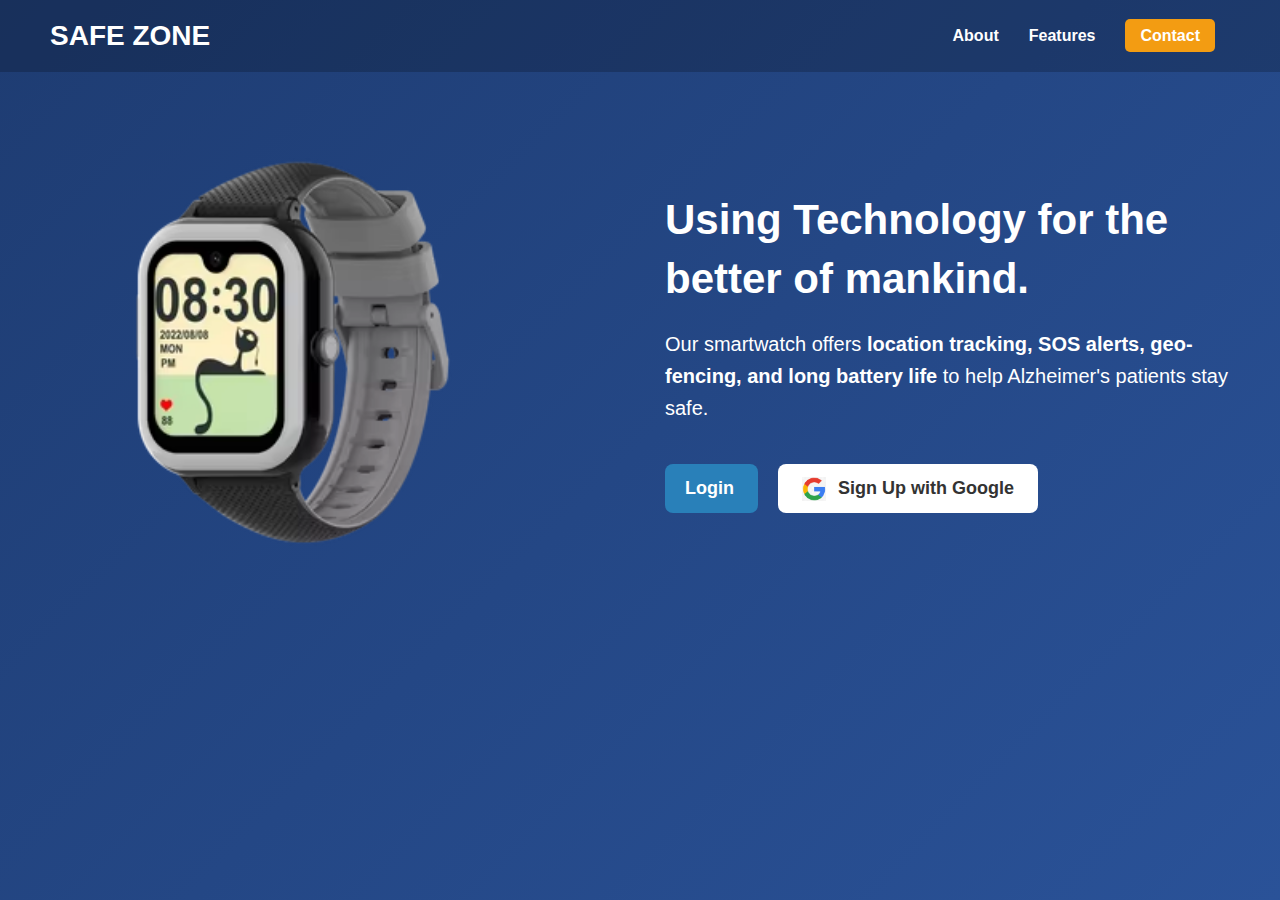
<file: FRONTEND/index.html>
<!DOCTYPE html>
<html lang="en">
<head>
    <title>SAFE ZONE - Alzheimer's Assistive Watch</title>
    <link rel="stylesheet" href="index.css">
</head>
<body>
    <header>
        <div class="logo">SAFE ZONE</div>
        <nav>
            <ul>
                <li>
                    <a href="About.html">About</a>
                   
                </li>
                <li><a href="Features.html">Features</a></li>
                <li>
                    <a href="#" class="contact-btn">Contact</a>
                    <div class="contact-info">
                        <p>📞 +91 #######837</p>
                        <p>📧 user@gmail.com</p>
                    </div>
                </li>
            </ul>
        </nav>
    </header>

    <main>
        <div class="image">
            <img src="watchintro.png" alt="Smartwatch Image">
        </div>
        
        <div class="content">
            <h1>Using Technology for the better of mankind.</h1>
            <p>Our smartwatch offers <b>location tracking, SOS alerts, geo-fencing, and long battery life</b> to help Alzheimer's patients stay safe.</p>
            <div class="button-group">
                <a href="login_interface.html" class="login-btn">Login</a>
                <a href="Google_signup.html" class="google-signin-btn">
                    <img src="google.png" alt="Google Icon"> Sign Up with Google
                </a>
            </div>
        </div>
    </main>
</body>
</html>
</file>
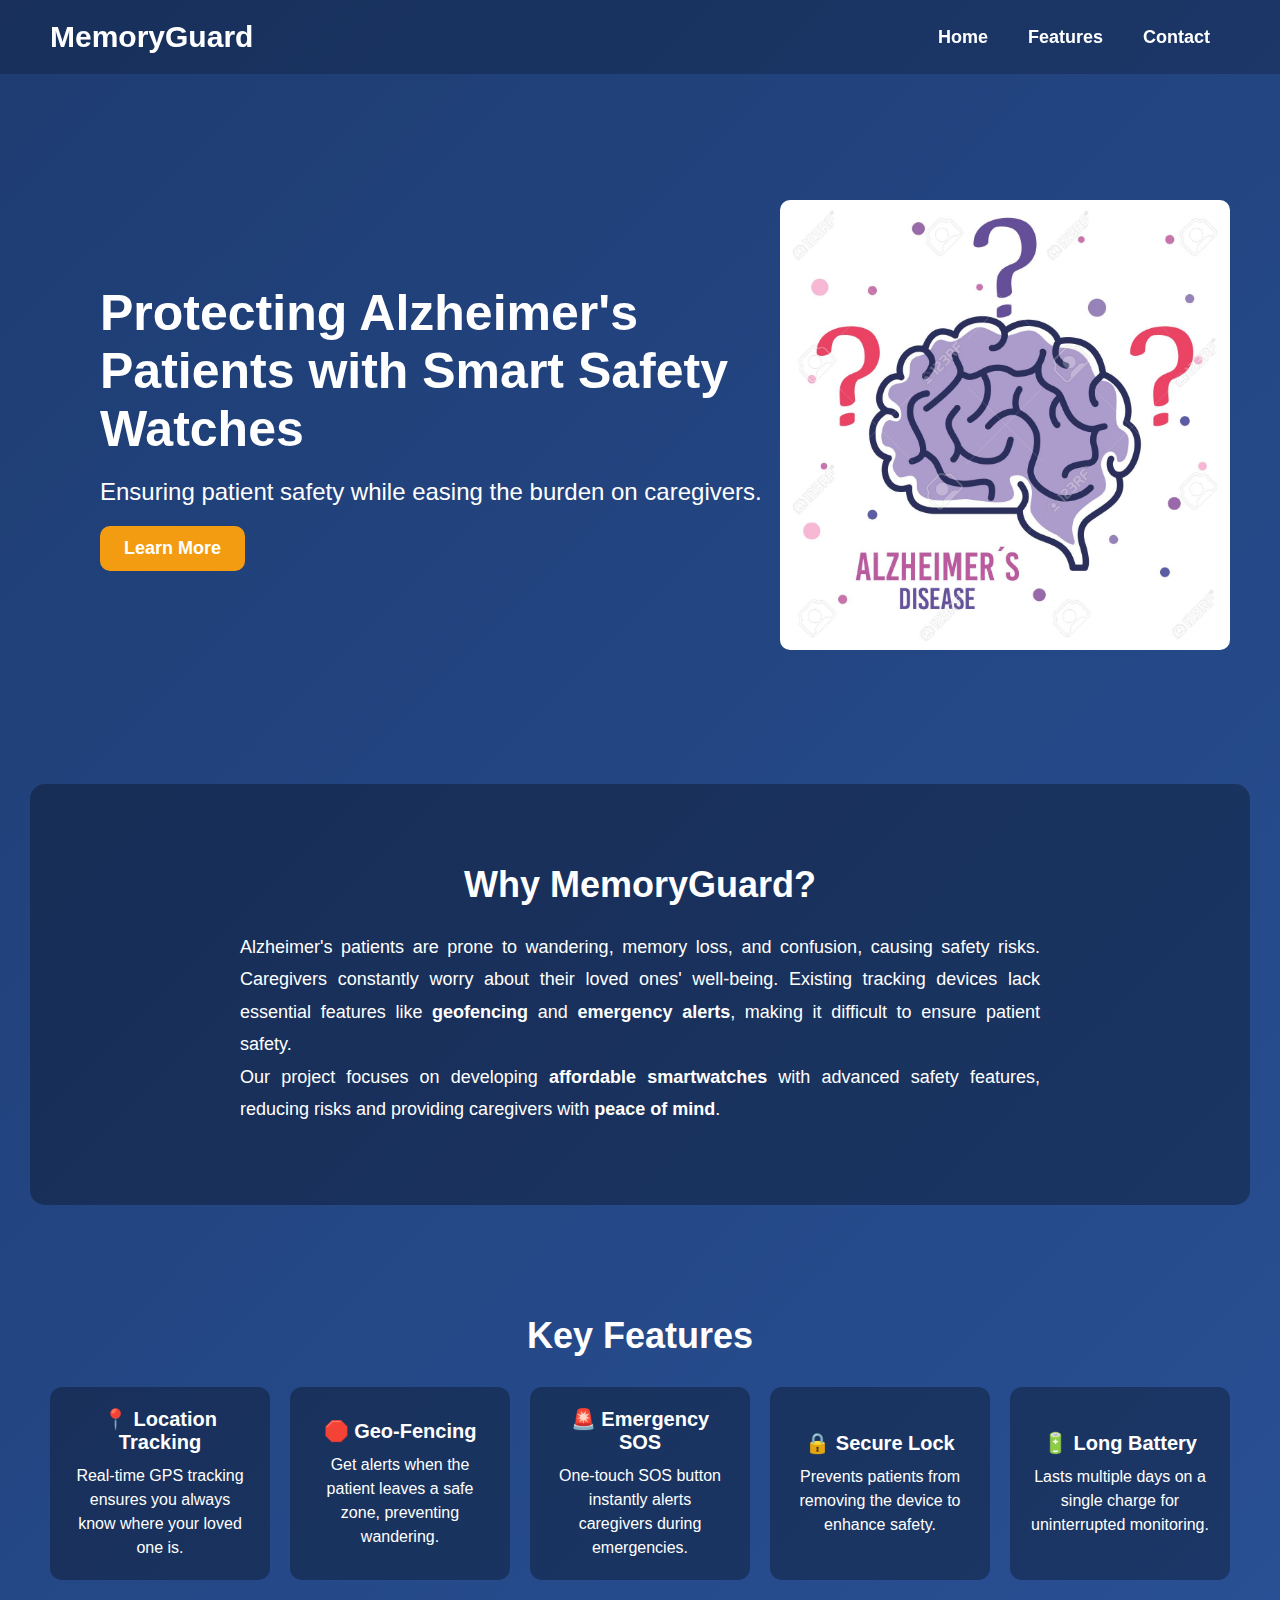
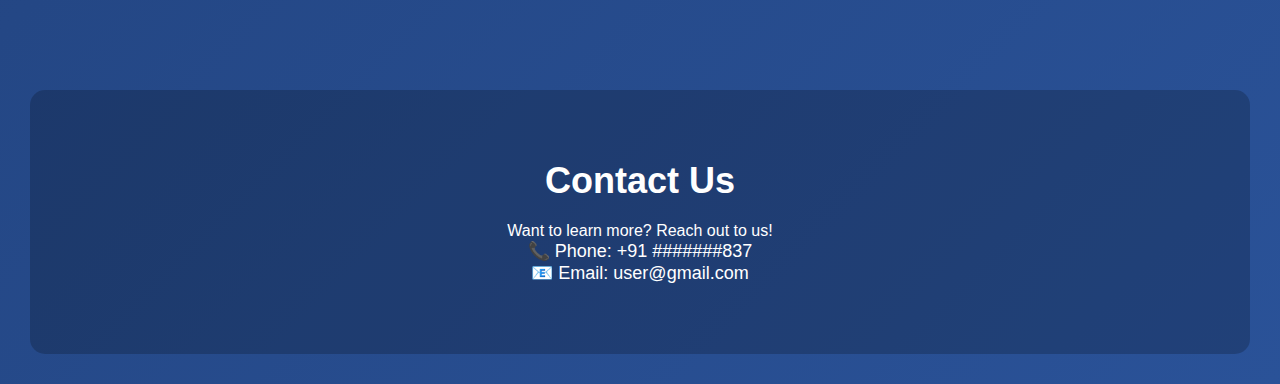
<file: FRONTEND/About.html>
<!DOCTYPE html>
<html lang="en">
<head>
    <meta charset="UTF-8">
    <meta name="viewport" content="width=device-width, initial-scale=1.0">
    <title>MemoryGuard - Alzheimer's Assistive Watch</title>
    <link rel="stylesheet" href="About.css">
    <script>
        document.addEventListener("DOMContentLoaded", function() {
            const links = document.querySelectorAll("nav ul li a");
            links.forEach(link => {
                link.addEventListener("click", function(e) {
                    const targetId = this.getAttribute("href").substring(1);
                    const targetSection = document.getElementById(targetId);
                    if (targetSection) {
                        e.preventDefault();
                        window.scrollTo({
                            top: targetSection.offsetTop - 50,
                            behavior: "smooth"
                        });
                    }
                });
            });
        });
    </script>
</head>
<body>

    <!-- Header Section -->
    <header>
        <div class="logo">MemoryGuard</div>
        <nav>
            <ul>
                <li><a href="index.html">Home</a></li>
                <li><a href="#features">Features</a></li>
                <li><a href="#contact">Contact</a></li>
            </ul>
        </nav>
    </header>

    <!-- Hero Section -->
    <section class="hero">
        <div class="hero-content">
            <h1>Protecting Alzheimer's Patients with Smart Safety Watches</h1>
            <p>Ensuring patient safety while easing the burden on caregivers.</p>
            <a href="#about" class="btn">Learn More</a>
        </div>
        <div class="hero-image">
            <img src="pic.png" alt="Smartwatch Image">
        </div>
    </section>

    <!-- About Section -->
    <section id="about" class="about">
        <h2>Why MemoryGuard?</h2>
        <div class="about-content">
            <p>Alzheimer's patients are prone to wandering, memory loss, and confusion, causing safety risks. Caregivers constantly worry about their loved ones' well-being. Existing tracking devices lack essential features like <strong>geofencing</strong> and <strong>emergency alerts</strong>, making it difficult to ensure patient safety.</p>
            <p>Our project focuses on developing <strong>affordable smartwatches</strong> with advanced safety features, reducing risks and providing caregivers with <strong>peace of mind</strong>.</p>
        </div>
    </section>

    <!-- Features Section -->
    <section id="features" class="features">
        <h2>Key Features</h2>
        <div class="feature-list">
            <div class="feature-item">
                <h3>📍 Location Tracking</h3>
                <p>Real-time GPS tracking ensures you always know where your loved one is.</p>
            </div>
            <div class="feature-item">
                <h3>🛑 Geo-Fencing</h3>
                <p>Get alerts when the patient leaves a safe zone, preventing wandering.</p>
            </div>
            <div class="feature-item">
                <h3>🚨 Emergency SOS</h3>
                <p>One-touch SOS button instantly alerts caregivers during emergencies.</p>
            </div>
            <div class="feature-item">
                <h3>🔒 Secure Lock</h3>
                <p>Prevents patients from removing the device to enhance safety.</p>
            </div>
            <div class="feature-item">
                <h3>🔋 Long Battery</h3>
                <p>Lasts multiple days on a single charge for uninterrupted monitoring.</p>
            </div>
        </div>
    </section>

    <!-- Contact Section -->
    <section id="contact" class="contact">
        <h2>Contact Us</h2>
        <p>Want to learn more? Reach out to us!</p>
        <div class="contact-info">
            <p>📞 Phone: +91 #######837</p>
            <p>📧 Email: user@gmail.com</p>
        </div>
    </section>

</body>
</html>
</file>
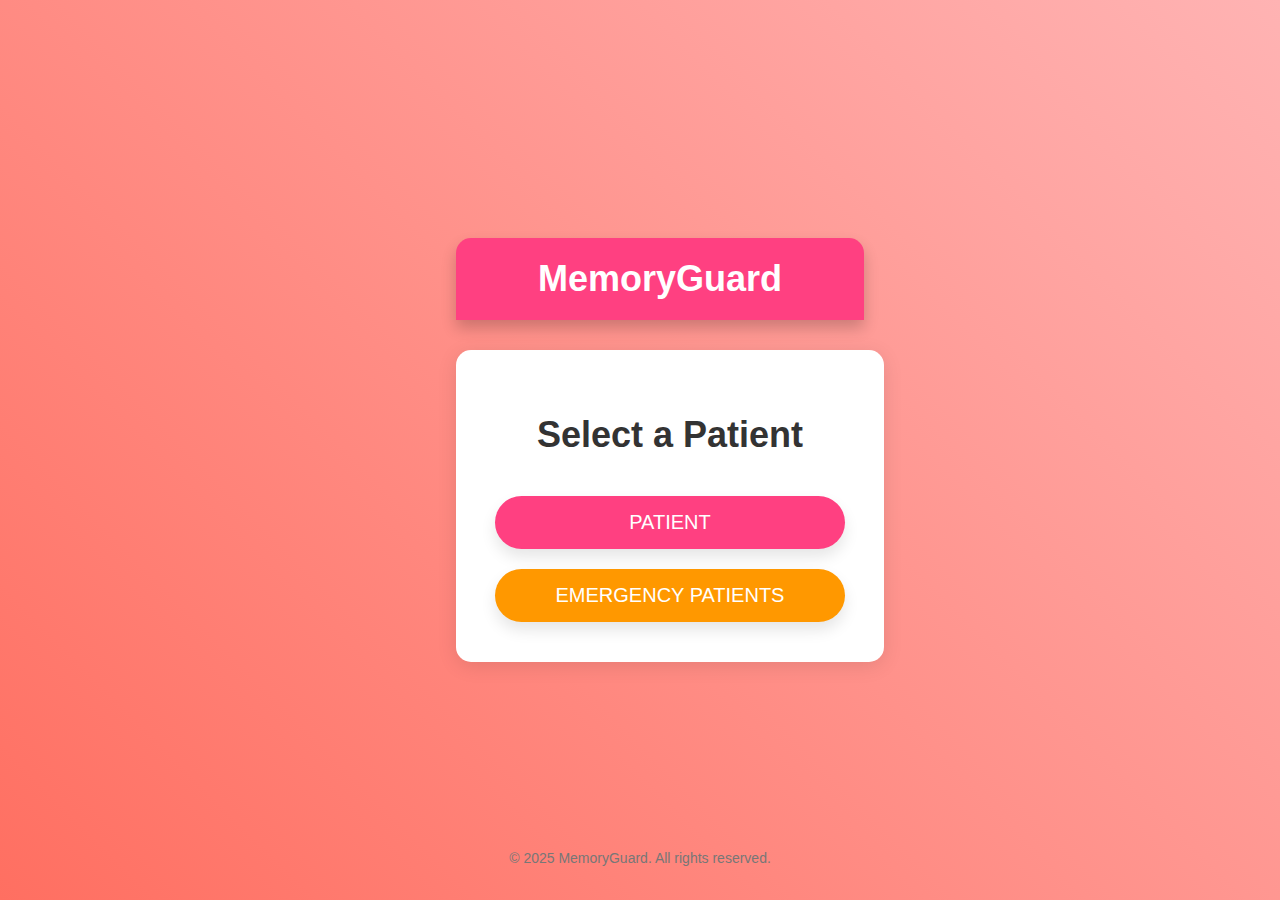
<file: FRONTEND/Emergency.html>
<!DOCTYPE html>
<html lang="en">
<head>
  <meta charset="UTF-8" />
  <title>MemoryGuard - Patient Selection</title>
  <style>
    body {
      font-family: 'Arial', sans-serif;
      background: linear-gradient(45deg, #ff6f61, #ffb3b3);
      margin: 0;
      padding: 0;
      display: flex;
      justify-content: center;
      align-items: center;
      height: 100vh;
      overflow: hidden;
      position: relative;
    }

    header {
      background-color: #ff4081;
      color: white;
      padding: 20px;
      text-align: center;
      font-size: 36px;
      font-weight: bold;
      border-radius: 15px 15px 0 0;
      box-shadow: 0 8px 15px rgba(0, 0, 0, 0.2);
      margin-bottom: 30px;
      width: 100%;
      max-width: 500px;
      position: relative;
      z-index: 1;
    }

    .container {
      background-color: white;
      padding: 40px 30px;
      border-radius: 15px;
      box-shadow: 0 4px 20px rgba(0, 0, 0, 0.1);
      text-align: center;
      width: 100%;
      max-width: 500px;
      animation: fadeIn 1.5s ease-in-out;
      position: relative;
      z-index: 1;
    }

    .button-group {
      display: flex;
      flex-direction: column;
      gap: 20px;
      align-items: center;
    }

    .patient-btn, .emergency-btn {
      background-color: #ff4081;
      border: none;
      color: white;
      padding: 15px 40px;
      font-size: 20px;
      cursor: pointer;
      border-radius: 30px;
      width: 100%;
      max-width: 350px;
      transition: background-color 0.3s ease, transform 0.3s ease;
      box-shadow: 0 8px 15px rgba(0, 0, 0, 0.1);
      text-transform: uppercase;
    }

    .patient-btn:hover, .emergency-btn:hover {
      background-color: #f50057;
      transform: scale(1.1);
    }

    .emergency-btn {
      background-color: #ff9800;
    }

    .emergency-btn:hover {
      background-color: #f57c00;
    }

    h1 {
      font-size: 36px;
      color: #333;
      margin-bottom: 40px;
      transition: color 0.3s ease;
      position: relative;
      z-index: 2;
      animation: heatEffect 10s ease-in-out infinite;
    }

    @keyframes fadeIn {
      from {
        opacity: 0;
        transform: translateY(30px);
      }
      to {
        opacity: 1;
        transform: translateY(0);
      }
    }

    @keyframes heatEffect {
      0%, 20% { color: #333; text-shadow: none; }
      25%, 40% { color: red; text-shadow: 0 0 20px orange; }
      45%, 100% { color: #333; text-shadow: none; }
    }

    .dragon {
      position: absolute;
      top: 40%;
      left: 110%;
      transform: translateY(-50%);
      height: 300px;
      z-index: 0;
      animation: dragonFlight 10s linear infinite;
    }

    @keyframes dragonFlight {
      0% { left: 110%; }
      40% { left: 65%; }
      60% { left: 35%; }
      100% { left: -30%; }
    }

    .flame {
      position: absolute;
      top: 54%;
      left: 102%;
      height: 100px;
      width: 100px;
      opacity: 0;
      z-index: 1;
      animation: flameBlast 10s ease-in-out infinite;
    }

    @keyframes flameBlast {
      0%, 20% {
        transform: scale(0) translateX(0);
        opacity: 0;
      }
      25% {
        transform: scale(1) translateX(-100px);
        opacity: 1;
      }
      40% {
        transform: scale(1.5) translateX(-600px);
        opacity: 1;
      }
      45% {
        transform: scale(0) translateX(-1000px);
        opacity: 0;
      }
      100% {
        transform: scale(0) translateX(-1000px);
        opacity: 0;
      }
    }

    footer {
      text-align: center;
      color: #777;
      font-size: 14px;
      position: absolute;
      bottom: 20px;
      width: 100%;
    }
  </style>
</head>
<body>

  <div class="main-content">
    <header>MemoryGuard</header>
    <div class="container">
      <h1>Select a Patient</h1>
      <div class="button-group">
        <button class="patient-btn" onclick="window.location.href='Existing_patient.html'">Patient</button>
        <button class="emergency-btn" onclick="window.location.href='Emergency.html'">Emergency Patients</button>
      </div>
    </div>
  </div>

  <footer>
    <p>&copy; 2025 MemoryGuard. All rights reserved.</p>
  </footer>

</body>
</html>
</file>
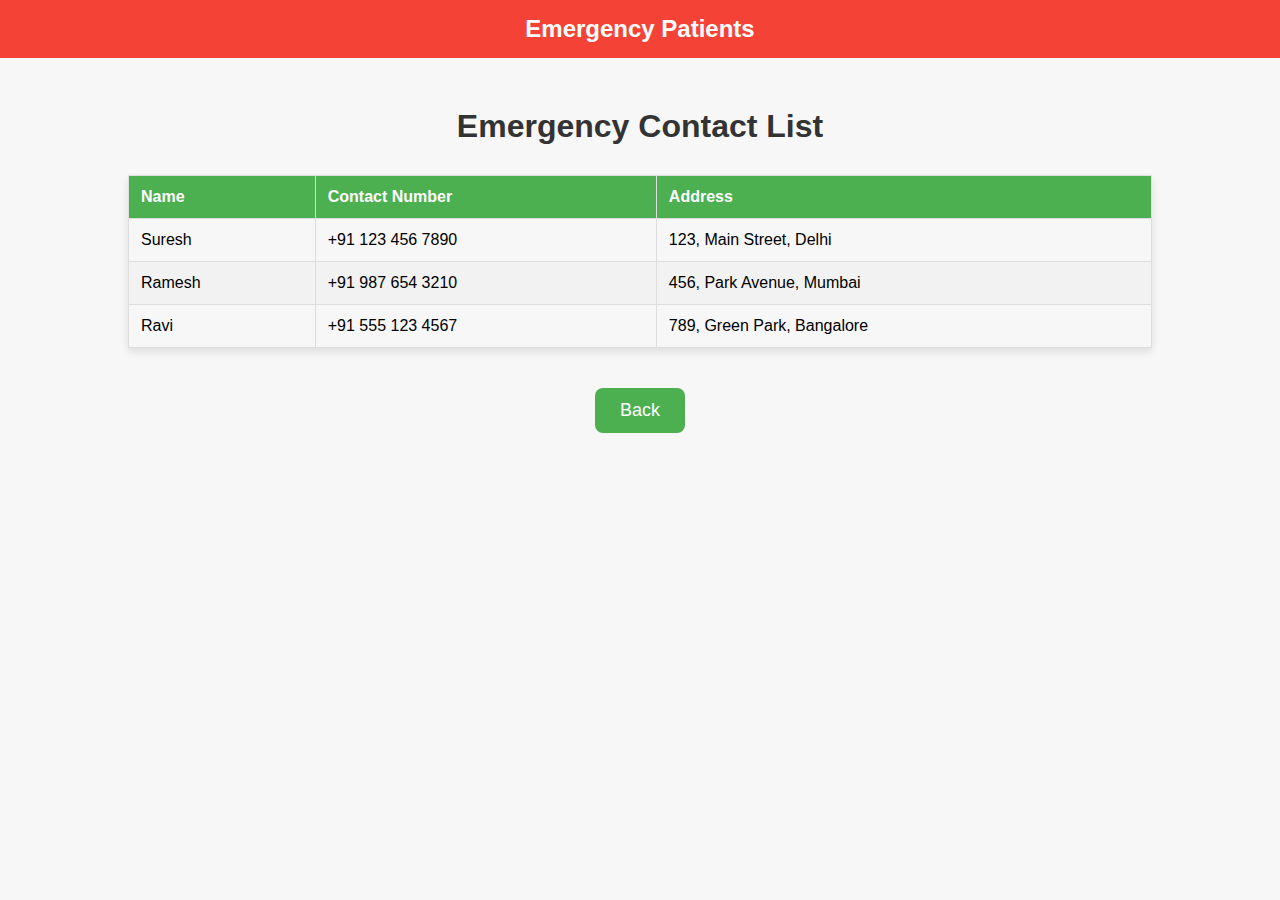
<file: FRONTEND/Emergency_2.html>
<!DOCTYPE html>
<html lang="en">
<head>
    <meta charset="UTF-8">
    <title>Emergency Patients</title>
    <style>
        body {
            font-family: Arial, sans-serif;
            background-color: #f7f7f7;
            margin: 0;
            padding: 0;
        }

        header {
            background-color: #f44336;
            color: white;
            padding: 15px;
            text-align: center;
            font-size: 24px;
            font-weight: bold;
        }

        .container {
            text-align: center;
            margin-top: 50px;
        }

        h1 {
            color: #333;
            font-size: 32px;
        }

        table {
            width: 80%;
            margin: 30px auto;
            border-collapse: collapse;
            box-shadow: 0 4px 8px rgba(0, 0, 0, 0.1);
        }

        table th, table td {
            padding: 12px;
            text-align: left;
            border: 1px solid #ddd;
        }

        table th {
            background-color: #4caf50;
            color: white;
        }

        table tr:nth-child(even) {
            background-color: #f2f2f2;
        }

        .button-group {
            margin-top: 20px;
        }

        .back-btn {
            background-color: #4caf50;
            border: none;
            color: white;
            padding: 12px 25px;
            text-align: center;
            font-size: 18px;
            margin: 10px;
            cursor: pointer;
            border-radius: 8px;
        }

        .back-btn:hover {
            background-color: #45a049;
        }
    </style>
</head>
<body>

    <header>
        Emergency Patients
    </header>

    <main>
        <div class="container">
            <h1>Emergency Contact List</h1>
            <table>
                <thead>
                    <tr>
                        <th>Name</th>
                        <th>Contact Number</th>
                        <th>Address</th>
                    </tr>
                </thead>
                <tbody>
                    <tr>
                        <td>Suresh</td>
                        <td>+91 123 456 7890</td>
                        <td>123, Main Street, Delhi</td>
                    </tr>
                    <tr>
                        <td>Ramesh</td>
                        <td>+91 987 654 3210</td>
                        <td>456, Park Avenue, Mumbai</td>
                    </tr>
                    <tr>
                        <td>Ravi</td>
                        <td>+91 555 123 4567</td>
                        <td>789, Green Park, Bangalore</td>
                    </tr>
                </tbody>
            </table>

            <div class="button-group">
                <button class="back-btn" onclick="window.location.href='Page_2.html'">Back</button>
            </div>
        </div>
    </main>

</body>
</html>
</file>
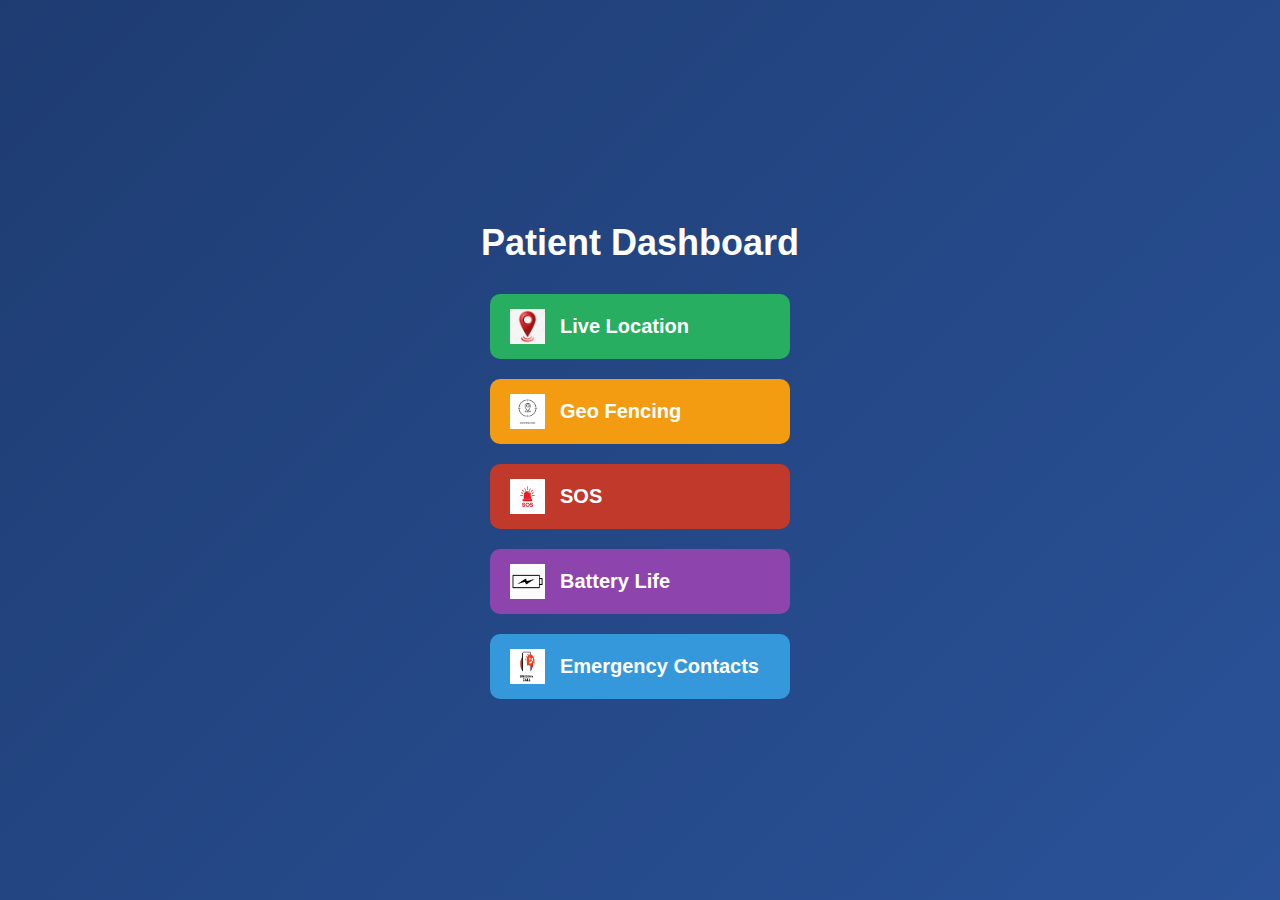
<file: FRONTEND/Existing_patient.html>
<!DOCTYPE html>
<html lang="en">
<head>
    <title>MemoryGuard - Patient Dashboard</title>
    <link rel="stylesheet" href="Existing_patient.css">
</head>
<body>
    <main>
        <div class="container">
            <h1>Patient Dashboard</h1>
            <div class="button-group">
                <button class="feature-btn live-location" onclick="window.location.href='Livelocation.html'">
                    <img src="location.png" alt="Live Location Icon">
                    <span>Live Location</span>
                </button>
                <button class="feature-btn geo-fencing" onclick="window.location.href='GeoFencing.html'">
                    <img src="Geo_Fencing.png" alt="Geo Fencing Icon">
                    <span>Geo Fencing</span>
                </button>
                <button class="feature-btn sos" onclick="window.location.href='Sos.html'">
                    <img src="sos.png" alt="SOS Icon">
                    <span>SOS</span>
                </button>
                <button class="feature-btn battery" onclick="window.location.href='battery.html'">
                    <img src="battery.png" alt="Battery Icon">
                    <span>Battery Life</span>
                </button>
                <button class="feature-btn emergency"  onclick="window.location.href='Emergency.html'">
                    <img src="emergency.png" alt="Emergency Contacts Icon">
                    <span>Emergency Contacts</span>
                </button>
            </div>
        </div>
    </main>
</body>
</html>
</file>
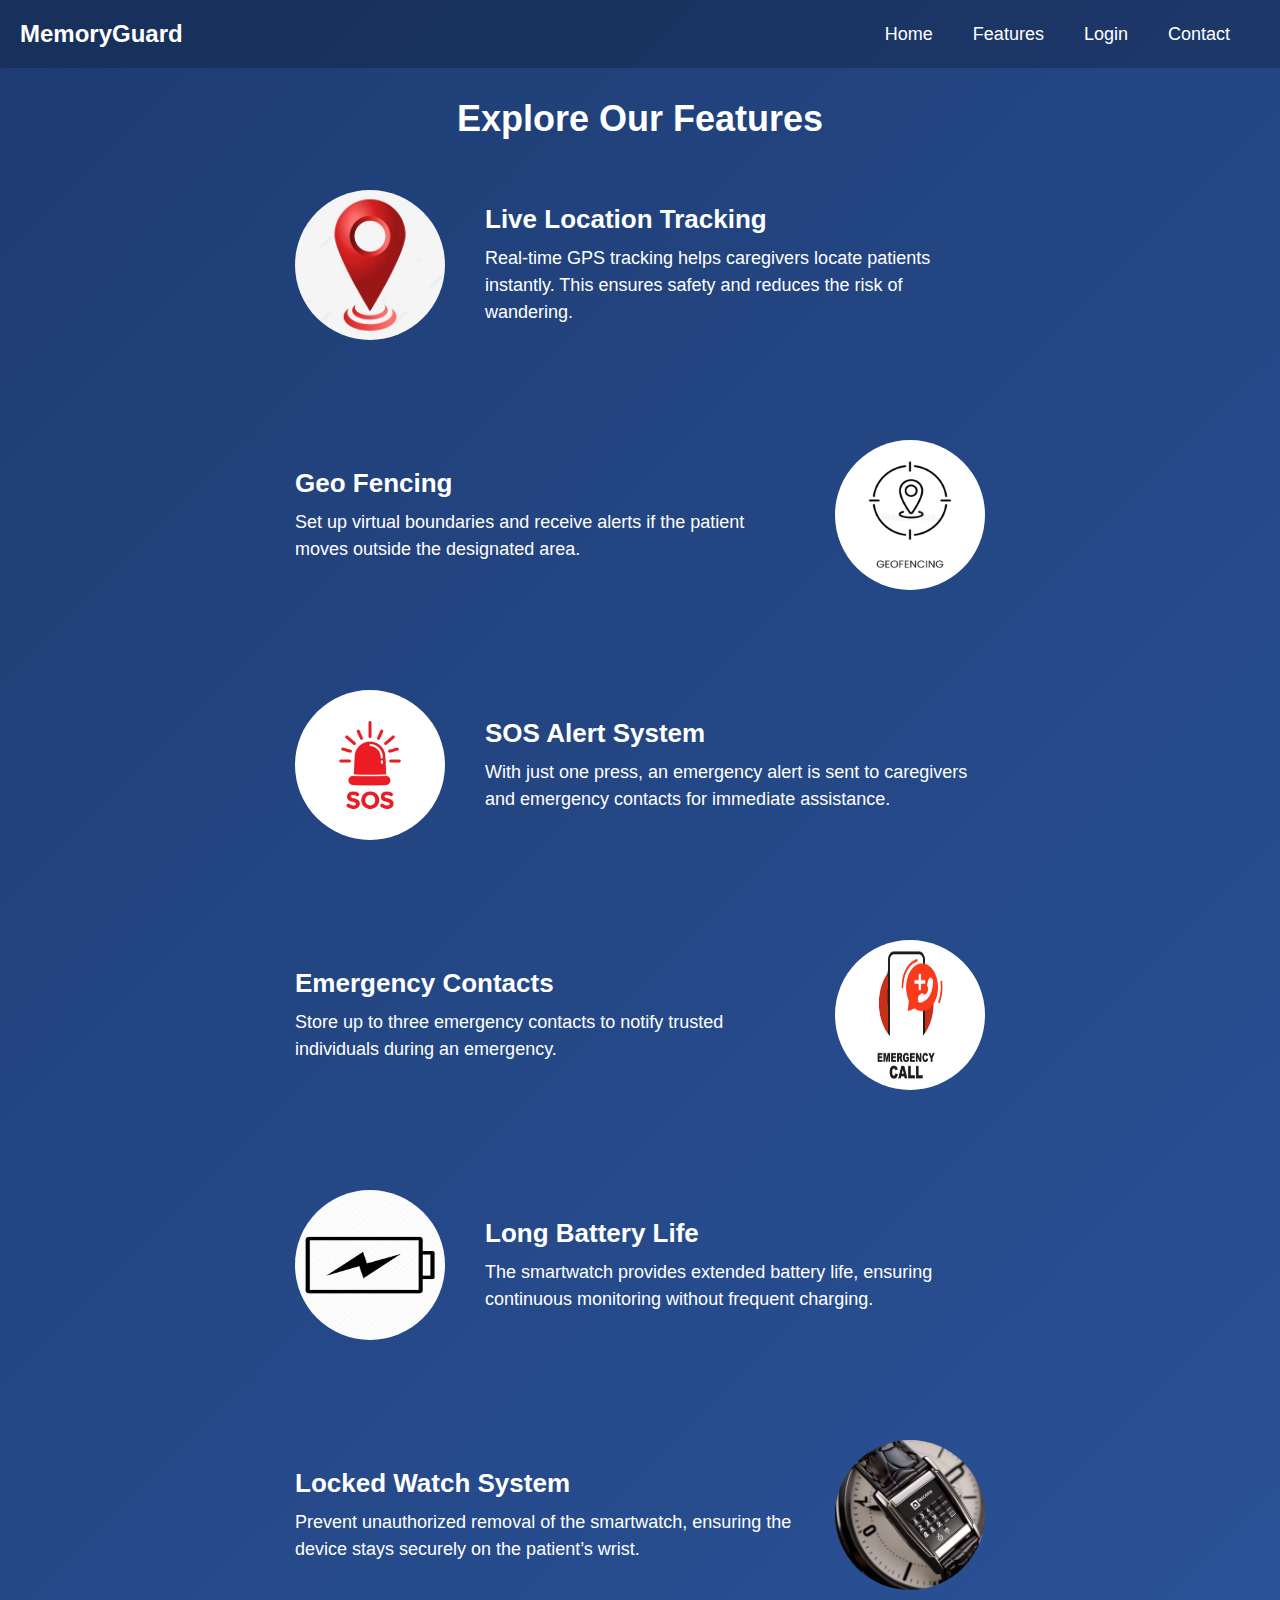
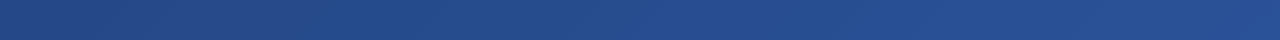
<file: FRONTEND/Features.html>
<!DOCTYPE html>
<html lang="en">
<head>
    <title>MemoryGuard - Features</title>
    <link rel="stylesheet" href="features.css">
</head>
<body>
    <header>
        <div class="logo">MemoryGuard</div>
        <nav>
            <ul>
                <li><a href="index.html">Home</a></li>
                <li><a href="Features.html">Features</a></li>
                <li><a href="login_interface.html">Login</a></li>
                <li class="contact-dropdown">
                    <a href="#" class="contact-btn">Contact</a>
                    <div class="contact-info">
                        <p>📞 +91 #######633</p>
                        <p>✉️ axua@gmail.com</p>
                    </div>
                </li>
            </ul>
        </nav>
    </header>

    <main>
        <h1 class="features-title">Explore Our Features</h1>

        <section class="feature">
            <img src="location.png" alt="Live Location Tracking" class="feature-img left">
            <div class="feature-text right">
                <h2>Live Location Tracking</h2>
                <p>Real-time GPS tracking helps caregivers locate patients instantly. This ensures safety and reduces the risk of wandering.</p>
            </div>
        </section>

        <section class="feature">
            <div class="feature-text left">
                <h2>Geo Fencing</h2>
                <p>Set up virtual boundaries and receive alerts if the patient moves outside the designated area.</p>
            </div>
            <img src="Geo_Fencing.png" alt="Geo Fencing" class="feature-img right">
        </section>

        <section class="feature">
            <img src="sos.png" alt="SOS Alert System" class="feature-img left">
            <div class="feature-text right">
                <h2>SOS Alert System</h2>
                <p>With just one press, an emergency alert is sent to caregivers and emergency contacts for immediate assistance.</p>
            </div>
        </section>

        <section class="feature">
            <div class="feature-text left">
                <h2>Emergency Contacts</h2>
                <p>Store up to three emergency contacts to notify trusted individuals during an emergency.</p>
            </div>
            <img src="emergency.png" alt="Emergency Contacts" class="feature-img right">
        </section>

        <section class="feature">
            <img src="battery.png" alt="Long Battery Life" class="feature-img left">
            <div class="feature-text right">
                <h2>Long Battery Life</h2>
                <p>The smartwatch provides extended battery life, ensuring continuous monitoring without frequent charging.</p>
            </div>
        </section>

        <section class="feature">
            <div class="feature-text left">
                <h2>Locked Watch System</h2>
                <p>Prevent unauthorized removal of the smartwatch, ensuring the device stays securely on the patient’s wrist.</p>
            </div>
            <img src="locksystem.jpg" alt="Locked Watch System" class="feature-img right">
        </section>
    </main>
</body>
</html>
</file>
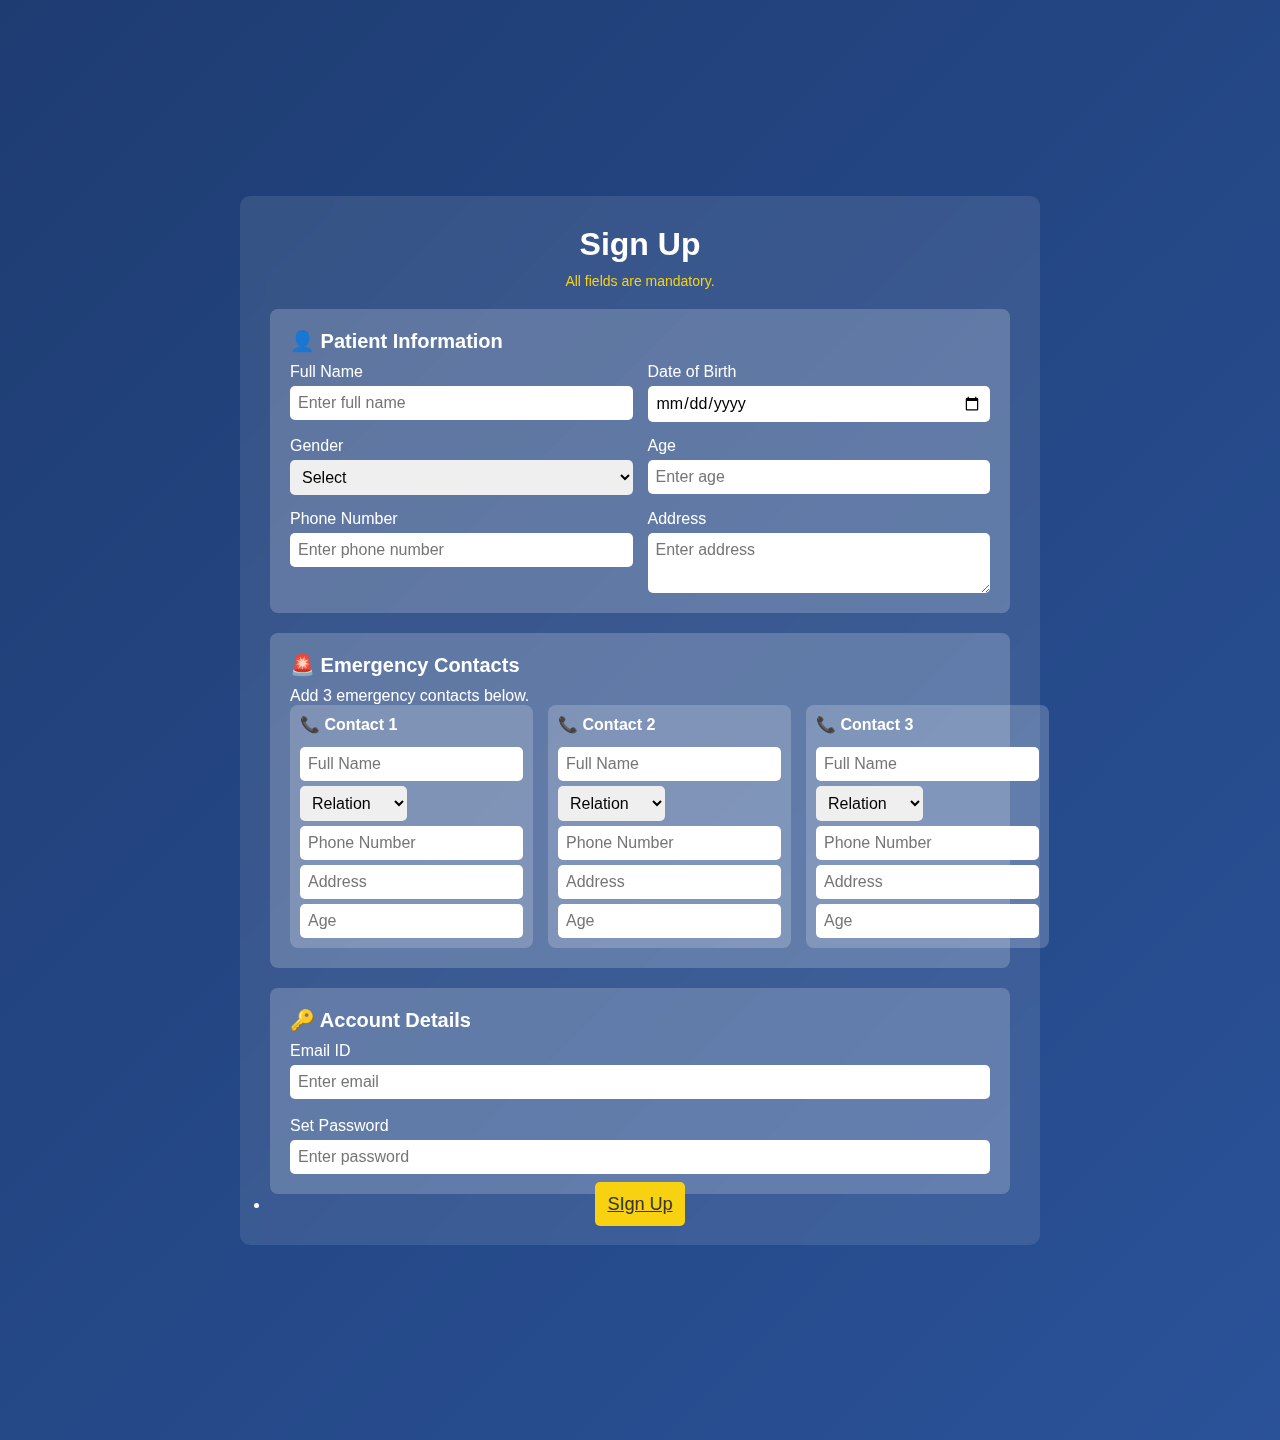
<file: FRONTEND/Google_signup.html>
<!DOCTYPE html>
<html lang="en">
<head>
    <title>MemoryGuard - Google Signup</title>
    <link rel="stylesheet" href="Google_signup.css">
</head>
<body>
    <div class="signup-container">
        <h2>Sign Up</h2>
        <p class="mandatory">All fields are mandatory.</p>

        <form action="index.html" method="POST">
            <div class="section">
                <h3>👤 Patient Information</h3>
                <div class="grid-container">
                    <div class="input-group">
                        <label>Full Name</label>
                        <input type="text" name="full_name" required placeholder="Enter full name">
                    </div>
                    <div class="input-group">
                        <label>Date of Birth</label>
                        <input type="date" name="dob" required>
                    </div>
                    <div class="input-group">
                        <label>Gender</label>
                        <select name="gender" required>
                            <option value="">Select</option>
                            <option value="Male">Male</option>
                            <option value="Female">Female</option>
                        </select>
                    </div>
                    <div class="input-group">
                        <label>Age</label>
                        <input type="number" name="age" required placeholder="Enter age">
                    </div>
                    <div class="input-group">
                        <label>Phone Number</label>
                        <input type="tel" name="phone" required placeholder="Enter phone number">
                    </div>
                    <div class="input-group address">
                        <label>Address</label>
                        <textarea name="address" required placeholder="Enter address"></textarea>
                    </div>
                </div>
            </div>

            <div class="section">
                <h3>🚨 Emergency Contacts</h3>
                <p>Add 3 emergency contacts below.</p>

                <div class="emergency-container">
                    <div class="emergency-contact">
                        <h4>📞 Contact 1</h4>
                        <input type="text" name="ec1_name" required placeholder="Full Name">
                        <select name="ec1_relation" required>
                            <option value="">Relation</option>
                            <option value="Family">Family</option>
                            <option value="Nurse">Nurse</option>
                            <option value="Caretaker">Caretaker</option>
                            <option value="Friend">Friend</option>
                            <option value="Guardian">Guardian</option>
                        </select>
                        <input type="tel" name="ec1_phone" required placeholder="Phone Number">
                        <input type="text" name="ec1_address" required placeholder="Address">
                        <input type="number" name="ec1_age" required placeholder="Age">
                    </div>

                    <div class="emergency-contact">
                        <h4>📞 Contact 2</h4>
                        <input type="text" name="ec2_name" required placeholder="Full Name">
                        <select name="ec2_relation" required>
                            <option value="">Relation</option>
                            <option value="Family">Family</option>
                            <option value="Nurse">Nurse</option>
                            <option value="Caretaker">Caretaker</option>
                            <option value="Friend">Friend</option>
                            <option value="Guardian">Guardian</option>
                        </select>
                        <input type="tel" name="ec2_phone" required placeholder="Phone Number">
                        <input type="text" name="ec2_address" required placeholder="Address">
                        <input type="number" name="ec2_age" required placeholder="Age">
                    </div>

                    <div class="emergency-contact">
                        <h4>📞 Contact 3</h4>
                        <input type="text" name="ec3_name" required placeholder="Full Name">
                        <select name="ec3_relation" required>
                            <option value="">Relation</option>
                            <option value="Family">Family</option>
                            <option value="Nurse">Nurse</option>
                            <option value="Caretaker">Caretaker</option>
                            <option value="Friend">Friend</option>
                            <option value="Guardian">Guardian</option>
                        </select>
                        <input type="tel" name="ec3_phone" required placeholder="Phone Number">
                        <input type="text" name="ec3_address" required placeholder="Address">
                        <input type="number" name="ec3_age" required placeholder="Age">
                    </div>
                </div>
            </div>

            <div class="section">
                <h3>🔑 Account Details</h3>
                <div class="input-group">
                    <label>Email ID</label>
                    <input type="email" name="email" required placeholder="Enter email"><br>
                </div>
                <div class="input-group">
                    <label>Set Password</label>
                    <input type="password" name="password" required placeholder="Enter password">
                </div>
            </div>

   <li>
                    <a href="index.html" class="signup-btn">SIgn Up</a>
                   
                </li>        </form>
    </div>
</body>
</html>
</file>
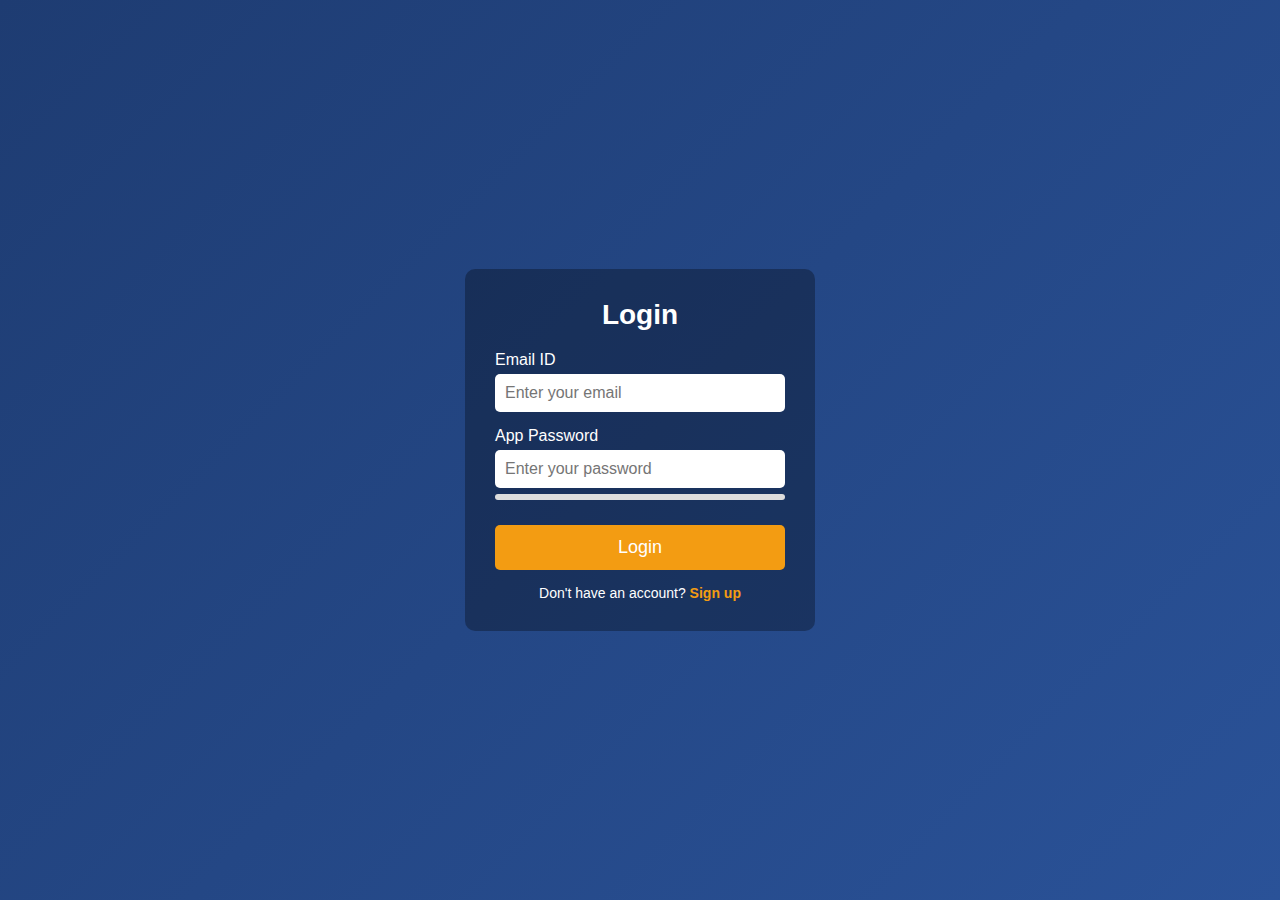
<file: FRONTEND/login_interface.html>
<!DOCTYPE html>
<html lang="en">
<head>
    <title>MemoryGuard - Login</title>
    <link rel="stylesheet" href="login_interface.css">
</head>
<body>
    <div class="login-container">
        <h2>Login</h2>
        <form action="Page_2.html" method="GET">
            <div class="input-group">
                <label for="email">Email ID</label>
                <input type="email" id="email" name="email" required placeholder="Enter your email">
            </div>
            <div class="input-group">
                <label for="password">App Password</label>
                <input type="password" id="password" name="password" required placeholder="Enter your password">
                
                <!-- Password strength bar -->
                <div class="strength-meter">
                    <div id="strength-bar"></div>
                </div>
                <small id="strength-text"></small>
            </div>
            <button type="submit" class="login-btn">Login</button>
        </form>
        <p class="signup-link">Don't have an account? <a href="Google_signup.html">Sign up</a></p>
    </div>

    <script>
        const passwordInput = document.getElementById("password");
        const strengthBar = document.getElementById("strength-bar");
        const strengthText = document.getElementById("strength-text");

        passwordInput.addEventListener("input", function () {
            const value = passwordInput.value;
            let score = 0;

            if (value.length >= 8) score++;
            if (/[A-Z]/.test(value)) score++;
            if (/[a-z]/.test(value)) score++;
            if (/\d/.test(value)) score++;
            if (/[^A-Za-z0-9]/.test(value)) score++;

            if (value.length === 0) {
                strengthBar.style.width = "0%";
                strengthBar.style.backgroundColor = "transparent";
                strengthText.textContent = "";
            } else if (score <= 2) {
                strengthBar.style.width = "33%";
                strengthBar.style.backgroundColor = "red";
                strengthText.textContent = "Weak";
                strengthText.style.color = "white";
            } else if (score === 3 || score === 4) {
                strengthBar.style.width = "66%";
                strengthBar.style.backgroundColor = "orange";
                strengthText.textContent = "Medium";
                strengthText.style.color = "white";
            } else {
                strengthBar.style.width = "100%";
                strengthBar.style.backgroundColor = "green";
                strengthText.textContent = "Strong";
                strengthText.style.color = "white";
            }
        });
    </script>
</body>
</html>
</file>
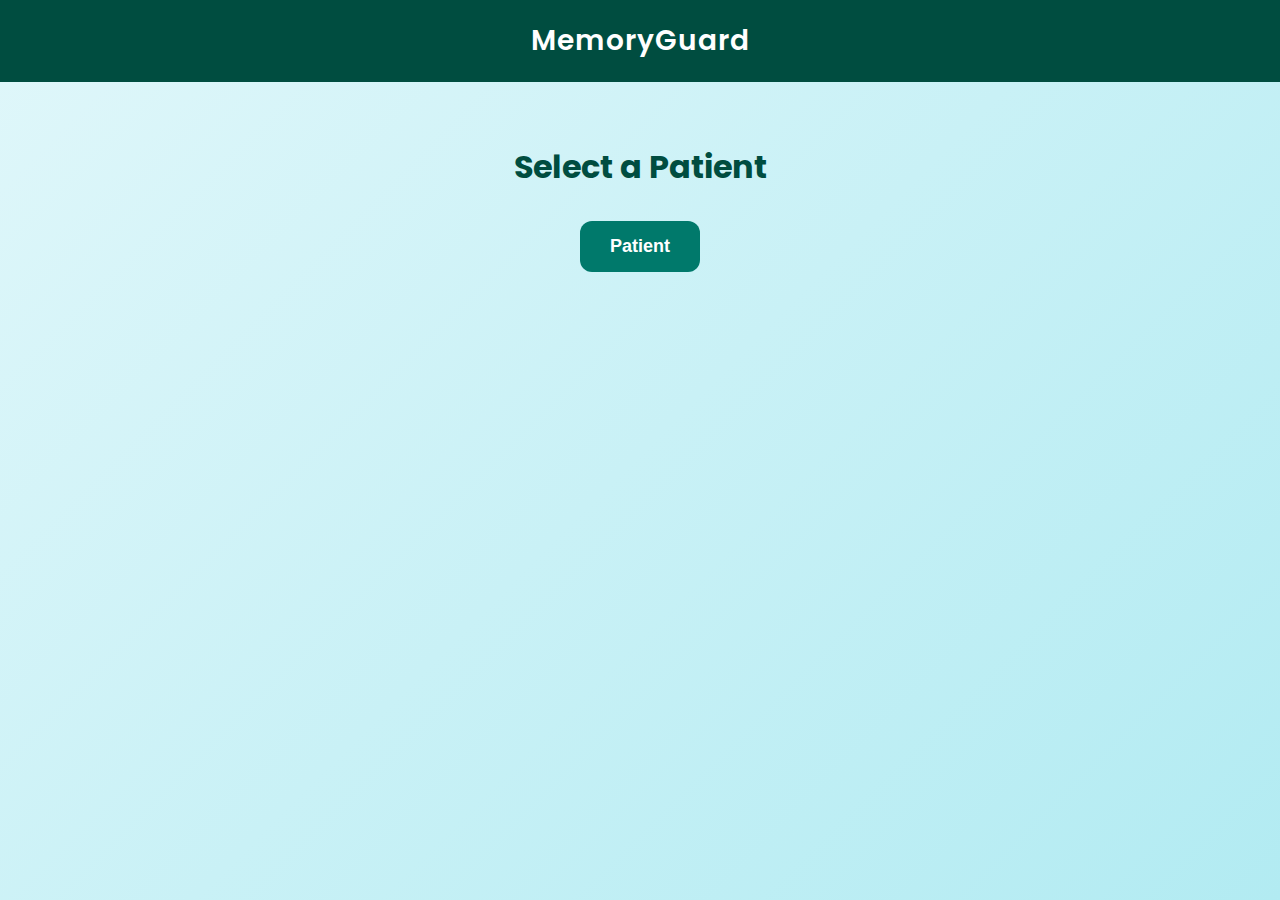
<file: FRONTEND/Page_2.html>
<!DOCTYPE html>
<html lang="en">
<head>
    <meta charset="UTF-8">
    <title>MemoryGuard - Patient Selection</title>
    <link href="https://fonts.googleapis.com/css2?family=Poppins:wght@400;600&display=swap" rel="stylesheet">
    <style>
        body {
            margin: 0;
            font-family: 'Poppins', sans-serif;
            background: linear-gradient(135deg, #e0f7fa, #b2ebf2);
            display: flex;
            flex-direction: column;
            min-height: 100vh;
        }

        header {
            background-color: #004d40;
            padding: 20px;
            color: white;
            font-size: 28px;
            font-weight: 600;
            text-align: center;
            letter-spacing: 1px;
        }

        .container {
            flex: 1;
            display: flex;
            flex-direction: column;
            align-items: center;
            justify-content: center;
            padding: 40px 20px;
        }

        h1 {
            font-size: 32px;
            color: #004d40;
            margin-bottom: 30px;
        }

        .button-group {
            display: flex;
            gap: 20px;
        }

        .patient-btn {
            padding: 15px 30px;
            font-size: 18px;
            font-weight: 600;
            color: #fff;
            background-color: #00796b;
            border: none;
            border-radius: 12px;
            cursor: pointer;
            transition: background-color 0.3s, transform 0.2s;
        }

        .patient-btn:hover {
            background-color: #004d40;
            transform: scale(1.05);
        }

        @media (max-width: 600px) {
            h1 {
                font-size: 24px;
            }

            .patient-btn {
                font-size: 16px;
                padding: 12px 24px;
            }
        }
    </style>
</head>
<body>
    <header>
        MemoryGuard
    </header>

    <main>
        <div class="container">
            <h1>Select a Patient</h1>
            <div class="button-group">
                <button class="patient-btn" onclick="window.location.href='Existing_patient.html'">Patient</button>
            </div>
        </div>
    </main>
</body>
</html>
</file>
<file: FRONTEND/Existing_patient.css>
* {
    margin: 0;
    padding: 0;
    box-sizing: border-box;
    font-family: "Arial", sans-serif;
}

body {
    background: linear-gradient(135deg, #1e3c72, #2a5298);
    color: #fff;
    text-align: center;
    min-height: 100vh;
    display: flex;
    flex-direction: column;
    justify-content: center;
    align-items: center;
}

header {
    width: 100%;
    padding: 20px;
    background: rgba(0, 0, 0, 0.2);
    text-align: center;
    font-size: 28px;
    font-weight: bold;
}

.container {
    text-align: center;
}

h1 {
    font-size: 36px;
    margin-bottom: 30px;
    padding-top: 20px;
}

.button-group {
    display: flex;
    flex-direction: column;
    gap: 20px;
    align-items: center;
}

.feature-btn {
    width: 300px;
    padding: 15px;
    font-size: 20px;
    font-weight: bold;
    border: none;
    border-radius: 10px;
    cursor: pointer;
    transition: 0.3s;
    display: flex;
    align-items: center;
    justify-content: flex-start;
    gap: 15px;
    text-align: left;
    padding-left: 20px;
}

.feature-btn img {
    width: 35px;
    height: 35px;
}

/* Unique Colors */
.live-location {
    background-color: #27ae60;
    color: white;
}

.live-location:hover {
    background-color: #219150;
}

.geo-fencing {
    background-color: #f39c12;
    color: white;
}

.geo-fencing:hover {
    background-color: #e67e22;
}

.sos {
    background-color: #c0392b;
    color: white;
}

.sos:hover {
    background-color: #a93226;
}

.battery {
    background-color: #8e44ad;
    color: white;
}

.battery:hover {
    background-color: #732d91;
}

.emergency {
    background-color: #3498db;
    color: white;
}

.emergency:hover {
    background-color: #2980b9;
}

.feature-btn:active {
    transform: scale(0.95);
}
</file>
<file: FRONTEND/Google_signup.css>
* {
    margin: 0;
    padding: 0;
    box-sizing: border-box;
    font-family: "Arial", sans-serif;
}

body {
    background: linear-gradient(135deg, #1e3c72, #2a5298);
    color: white;
    text-align: center;
    display: flex;
    justify-content: center;
    align-items: center;
    height: 100vh;
    min-height: 160vh; 
    
}

.signup-container {
    background: rgba(255, 255, 255, 0.1);
    padding: 30px;
    border-radius: 10px;
    width: 80%;
    max-width: 800px;
    backdrop-filter: blur(10px);
}

h2 {
    font-size: 32px;
    margin-bottom: 10px;
}

.mandatory {
    font-size: 14px;
    color: #f8d210;
}

.section {
    background: rgba(255, 255, 255, 0.2);
    padding: 20px;
    margin-top: 20px;
    border-radius: 8px;
    text-align: left;
}

.section h3 {
    font-size: 20px;
    margin-bottom: 10px;
}

.grid-container {
    display: grid;
    grid-template-columns: repeat(2, 1fr);
    gap: 15px;
}

.input-group {
    display: flex;
    flex-direction: column;
}

input, select, textarea {
    padding: 8px;
    margin-top: 5px;
    border: none;
    border-radius: 5px;
    font-size: 16px;
}

textarea {
    height: 60px;
}

.emergency-container {
    display: flex;
    justify-content: space-between;
    gap: 15px;
}

.emergency-contact {
    background: rgba(255, 255, 255, 0.2);
    padding: 10px;
    border-radius: 8px;
    flex: 1;
}

.emergency-contact h4 {
    font-size: 16px;
    margin-bottom: 8px;
}

.signup-btn {
    margin-top: 20px;
    padding: 12px;
    width: 100%;
    background: #f8d210;
    color: #333;
    border: none;
    font-size: 18px;
    border-radius: 5px;
    cursor: pointer;
    transition: 0.3s;
}

.signup-btn:hover {
    background: #f39c12;
}
</file>
<file: FRONTEND/login_interface.css>
* {
    margin: 0;
    padding: 0;
    box-sizing: border-box;
    font-family: "Arial", sans-serif;
}

body {
    background: linear-gradient(135deg, #1e3c72, #2a5298);
    display: flex;
    justify-content: center;
    align-items: center;
    height: 100vh;
    color: #fff;
}

.login-container {
    background: rgba(0, 0, 0, 0.3);
    padding: 30px;
    border-radius: 10px;
    text-align: center;
    width: 350px;
}

h2 {
    margin-bottom: 20px;
    font-size: 28px;
}

.input-group {
    text-align: left;
    margin-bottom: 15px;
}

label {
    display: block;
    font-size: 16px;
    margin-bottom: 5px;
}

input {
    width: 100%;
    padding: 10px;
    border: none;
    border-radius: 5px;
    font-size: 16px;
    outline: none;
}

.login-btn {
    width: 100%;
    background: #f39c12;
    color: white;
    padding: 12px;
    font-size: 18px;
    border: none;
    border-radius: 5px;
    cursor: pointer;
    transition: 0.3s;
    margin-top: 10px;
}

.login-btn:hover {
    background: #e67e22;
}

.login-btn:active {
    transform: scale(0.98);
}

.signup-link {
    margin-top: 15px;
    font-size: 14px;
}

.signup-link a {
    color: #f39c12;
    text-decoration: none;
    font-weight: bold;
}

.signup-link a:hover {
    text-decoration: underline;
}

.strength-meter {
    height: 6px;
    width: 100%;
    background-color: #ddd;
    border-radius: 4px;
    margin-top: 6px;
    overflow: hidden;
}

.strength-bar {
    height: 100%;
    width: 0%;
    transition: width 0.3s ease;
    border-radius: 4px;
}

.strength-bar.weak {
    background-color: red;
}

.strength-bar.fair {
    background-color: orange;
}

.strength-bar.good {
    background-color: yellow;
}

.strength-bar.strong {
    background-color: green;
}

.strength-text {
    font-size: 0.85em;
    margin-top: 4px;
    color: white;
}
</file>
<file: FRONTEND/index.css>
/* Reset and Global Styles */
* {
    margin: 0;
    padding: 0;
    box-sizing: border-box;
    font-family: "Arial", sans-serif;
}

body {
    background: linear-gradient(135deg, #1e3c72, #2a5298);
    color: #fff;
    text-align: left;
    min-height: 100vh;
}

header {
    display: flex;
    justify-content: space-between;
    align-items: center;
    padding: 20px 50px;
    background: rgba(0, 0, 0, 0.2);
}

.logo {
    font-size: 28px;
    font-weight: bold;
}

nav ul {
    list-style: none;
    display: flex;
}

nav ul li {
    position: relative;
    margin: 0 15px;
}

nav ul li a {
    text-decoration: none;
    color: #fff;
    font-weight: bold;
    transition: color 0.3s;
}

nav ul li a:hover {
    color: #f39c12;
}

/* Contact Button */
.contact-btn {
    background-color: #f39c12;
    color: white;
    padding: 8px 15px;
    border-radius: 5px;
    transition: 0.3s;
    position: relative;
}

.contact-btn:hover {
    background-color: #e67e22;
}

/* Contact Info Hover Box */
.contact-info {
    position: absolute;
    top: 40px;
    left: -60px; /* Adjusted left positioning */
    background: rgba(0, 0, 0, 0.8);
    color: white;
    padding: 12px;
    border-radius: 5px;
    display: none;
    text-align: left;
    width: 250px;
    box-shadow: 0px 4px 10px rgba(0, 0, 0, 0.3);
}

/* Small Arrow Indicator */
.contact-info::before {
    content: "";
    position: absolute;
    top: -10px;
    left: 50%;
    transform: translateX(-50%);
    border-width: 5px;
    border-style: solid;
    border-color: transparent transparent rgba(0, 0, 0, 0.8) transparent;
}

.contact-info p {
    margin: 5px 0;
    font-size: 16px;
}

/* Show Contact Info on Hover */
.contact-btn:hover + .contact-info,
.contact-info:hover {
    display: block;
    animation: fadeIn 0.3s ease-in-out;
}

/* Hover Animation */
@keyframes fadeIn {
    from {
        opacity: 0;
        transform: translateY(-5px);
    }
    to {
        opacity: 1;
        transform: translateY(0);
    }
}

/* Main Content */
main {
    display: flex;
    justify-content: space-between;
    align-items: center;
    padding: 80px 50px;
}

.content {
    flex: 1;
    padding-left: 50px;
}

.content h1 {
    font-size: 42px;
    font-weight: bold;
    margin-bottom: 20px;
    line-height: 1.4;
}

.content h1 span {
    text-decoration: underline;
    color: #f39c12;
}

p {
    font-size: 20px;
    margin-bottom: 40px;
    line-height: 1.6;
}

.button-group {
    display: flex;
    gap: 20px;
    margin-top: 20px;
}

/* Login and Google Sign-in Buttons */
.login-btn {
    background-color: #2980b9;
    color: white;
    padding: 14px 24px;
    text-decoration: none;
    font-size: 18px;
    border-radius: 8px;
    transition: 0.3s;
    font-weight: bold;
    padding-left: 20px;
}

.login-btn:hover {
    background-color: #1f618d;
}

.google-signin-btn {
    display: flex;
    align-items: center;
    background-color: #fff;
    color: #333;
    padding: 12px 24px;
    text-decoration: none;
    font-size: 18px;
    border-radius: 8px;
    transition: 0.3s;
    font-weight: bold;
}

.google-signin-btn img {
    width: 24px;
    margin-right: 12px;
}

.google-signin-btn:hover {
    background-color: #e0e0e0;
}

.image {
    flex: 1;
    display: flex;
    justify-content: center;
    align-items: center;
}

.image img {
    width: 400px;
    height: auto;
    border-radius: 10px;
    transform: translateX(-40px);
}
</file>
<file: FRONTEND/About.css>
/* Reset Styles */
* {
    margin: 0;
    padding: 0;
    box-sizing: border-box;
    font-family: "Arial", sans-serif;
    scroll-behavior: smooth;
}

body {
    background: linear-gradient(135deg, #1e3c72, #2a5298);
    color: #fff;
    text-align: center;
}

/* Header */
header {
    display: flex;
    justify-content: space-between;
    align-items: center;
    padding: 20px 50px;
    background: rgba(0, 0, 0, 0.2);
    position: fixed;
    width: 100%;
    top: 0;
    left: 0;
    z-index: 1000;
}

.logo {
    font-size: 30px;
    font-weight: bold;
}

nav ul {
    list-style: none;
    display: flex;
}

nav ul li {
    margin: 0 20px;
}

nav ul li a {
    text-decoration: none;
    color: #fff;
    font-size: 18px;
    font-weight: bold;
    transition: 0.3s;
}

nav ul li a:hover {
    color: #f39c12;
}

/* Hero Section */
.hero {
    display: flex;
    justify-content: space-between;
    align-items: center;
    padding: 140px 50px 100px;
    text-align: left;
    margin-top: 60px;
}

.hero-content {
    flex: 1;
    padding-left: 50px;
}

.hero-content h1 {
    font-size: 50px; /* Increased size */
    font-weight: bold;
    margin-bottom: 20px;
}

.hero-content p {
    font-size: 24px; /* Increased size */
    margin-bottom: 20px;
}

.btn {
    display: inline-block;
    background-color: #f39c12;
    color: white;
    padding: 12px 24px;
    text-decoration: none;
    font-size: 18px;
    border-radius: 10px;
    transition: 0.3s;
    font-weight: bold;
}

.btn:hover {
    background-color: #e67e22;
}

.hero-image img {
    width: 450px;
    border-radius: 10px;
}

/* About Section */
.about {
    padding: 80px 50px;
    background: rgba(0, 0, 0, 0.3);
    border-radius: 15px;
    margin: 30px;
}

.about h2 {
    font-size: 36px;
    margin-bottom: 25px;
}

.about-content {
    max-width: 800px;
    margin: auto;
    font-size: 18px;
    line-height: 1.8;
    text-align: justify;
}

/* Features Section */
.features {
    padding: 80px 50px;
}

.features h2 {
    font-size: 36px;
    margin-bottom: 30px;
}

.feature-list {
    display: flex;
    justify-content: center; /* Centers items horizontally */
    flex-wrap: wrap; /* Ensures responsiveness */
    gap: 20px;
}

.feature-item {
    background: rgba(0, 0, 0, 0.3);
    padding: 20px;
    border-radius: 12px;
    width: 220px; /* Adjusted width */
    text-align: center;
    display: flex;
    flex-direction: column;
    justify-content: center; /* Aligns text vertically */
    align-items: center; /* Centers text */
    min-height: 150px; /* Ensures uniform height */
}

.feature-item h3 {
    font-size: 20px;
    margin-bottom: 10px;
}

.feature-item p {
    font-size: 16px;
    line-height: 1.5;
}

/* Contact Section */
.contact {
    padding: 70px 50px;
    background: rgba(0, 0, 0, 0.2);
    border-radius: 15px;
    margin: 30px;
}

.contact h2 {
    font-size: 36px;
    margin-bottom: 20px;
}

.contact-info {
    font-size: 18px;
}
</file>
<file: FRONTEND/features.css>
/* Reset and Global Styles */
* {
    margin: 0;
    padding: 0;
    box-sizing: border-box;
    font-family: "Arial", sans-serif;
}

body {
    background: linear-gradient(135deg, #1e3c72, #2a5298);
    color: white;
    text-align: center;
    min-height: 100vh;
    min-width: 70vh;
}

/* Header Styles */
header {
    display: flex;
    justify-content: space-between;
    align-items: center;
    padding: 20px;
    background: rgba(0, 0, 0, 0.2);
}

.logo {
    font-size: 24px;
    font-weight: bold;
}

/* Navigation Bar */
nav ul {
    list-style: none;
    display: flex;
    gap: 20px;
}

nav ul li {
    position: relative;
    display: inline-block;
    padding-left: 20px;
}

nav ul li a {
    text-decoration: none;
    color: white;
    font-size: 18px;
    transition: color 0.3s ease;
}

nav ul li a:hover {
    color: #ffcc00;
}

/* Contact Dropdown */
.contact-dropdown {
    position: relative;
    padding-right: 30px;
}

.contact-info {
    position: absolute;
    top: 40px;
    left: -100px;  /* Adjusted further left */
    background: rgba(0, 0, 0, 0.8);
    color: white;
    padding: 12px;
    border-radius: 5px;
    display: none;
    text-align: left;
    width: 250px;
    box-shadow: 0px 4px 10px rgba(0, 0, 0, 0.3);
}

/* Add a small arrow indicator */
.contact-info::before {
    content: "";
    position: absolute;
    top: -10px;
    left: 120px; /* Adjust to align with the button */
    border-width: 5px;
    border-style: solid;
    border-color: transparent transparent rgba(0, 0, 0, 0.8) transparent;
}

.contact-info p {
    margin: 5px 0;
    font-size: 16px;
}

/* Show contact info on hover */
.contact-dropdown:hover .contact-info {
    display: block;
    animation: fadeIn 0.3s ease-in-out;
}

/* Hover Animation */
@keyframes fadeIn {
    from {
        opacity: 0;
        transform: translateY(-5px);
    }
    to {
        opacity: 1;
        transform: translateY(0);
    }
}

/* Features Section */
.features-title {
    margin-top: 30px;
    font-size: 36px;
    text-align: center;
}

.feature {
    display: flex;
    align-items: center;
    justify-content: center;
    padding: 50px 10%;
    gap: 40px;
}

.feature-img {
    width: 150px;
    height: 150px;
    border-radius: 50%;
}

.feature-text {
    max-width: 500px;
    text-align: left;
}

.feature h2 {
    font-size: 26px;
    margin-bottom: 10px;
}

.feature p {
    font-size: 18px;
    line-height: 1.5;
}

.left {
    order: 0;
}

.right {
    order: 1;
}

@media (max-width: 768px) {
    .feature {
        flex-direction: column;
        text-align: center;
    }
    .feature-text {
        text-align: center;
    }
}
</file>
